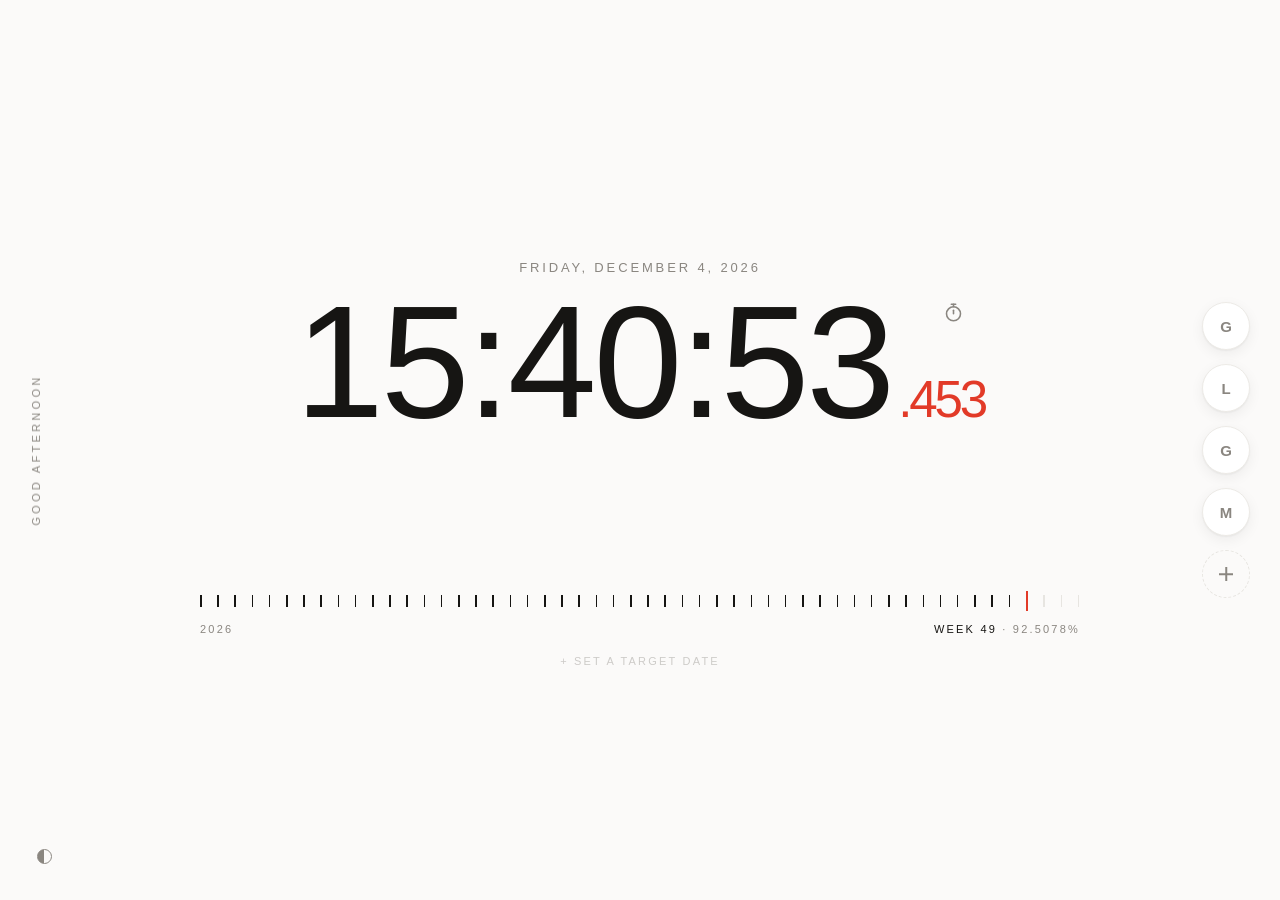
<file: index.html>
<!DOCTYPE html>
<html lang="en">
  <head>
    <meta charset="UTF-8">
    <meta name="viewport" content="width=device-width, initial-scale=1.0">
    <title>New Tab</title>
    <script src="theme.js"></script>
    <link rel="stylesheet" href="./style.css">
  </head>
  <body>
    <div class="cursor-dot" id="cursor-dot" aria-hidden="true"></div>
    <div class="cursor-ring" id="cursor-ring" aria-hidden="true"></div>

    <span class="greeting" id="greeting">Hello</span>

    <main class="stage" id="stage">
      <p class="date" id="date"></p>
      <h1 class="clock" id="clock">
        <span id="time">00:00:00</span><span class="ms" id="ms">.000</span>
      </h1>
      <div class="timer-controls" id="timer-controls" hidden>
        <div class="preset-row" id="preset-row">
          <button class="preset" data-min="15" aria-label="15 minutes">15</button>
          <button class="preset is-selected" data-min="25" aria-label="25 minutes">25</button>
          <button class="preset" data-min="45" aria-label="45 minutes">45</button>
          <button class="preset" data-min="60" aria-label="60 minutes">60</button>
        </div>
        <div class="action-row" id="action-row">
          <button class="timer-start" id="timer-start">Start</button>
          <button class="timer-cancel" id="timer-cancel">Cancel</button>
        </div>
        <button class="timer-end" id="timer-end" hidden>End</button>
      </div>
    </main>

    <button class="pusher" id="pusher" aria-label="Start a focus session" title="Start a focus session">
      <svg viewBox="0 0 24 24" fill="none" stroke="currentColor" stroke-width="1.8" stroke-linecap="round" aria-hidden="true">
        <circle cx="12" cy="13.5" r="8"></circle>
        <path d="M12 13.5V9.5"></path>
        <path d="M9.5 2.5h5"></path>
        <path d="M12 2.5v3"></path>
      </svg>
    </button>

    <div class="year" id="year" aria-label="Year progress">
      <div class="year-ticks" id="year-ticks"></div>
      <p class="year-label">
        <span id="year-num"></span>
        <span><span class="year-week" id="year-week"></span> · <span class="year-pct" id="year-pct"></span></span>
      </p>
      <button class="countdown" id="countdown" hidden></button>
      <form class="countdown-form" id="countdown-form" hidden>
        <input id="countdown-label" type="text" placeholder="Label — e.g. Launch" maxlength="24" autocomplete="off" spellcheck="false">
        <input id="countdown-date" type="date" aria-label="Target date">
        <button type="submit" class="cd-save">Save</button>
        <button type="button" class="cd-remove" id="countdown-remove" hidden>Remove</button>
      </form>
    </div>

    <div class="year session" id="session" aria-label="Focus session" hidden>
      <div class="year-ticks" id="session-ticks"></div>
      <p class="year-label">
        <span>Focus</span>
        <span class="year-week" id="session-left"></span>
      </p>
    </div>

    <div class="time-up" id="time-up" role="alert">
      <h2>Time.</h2>
      <p id="time-up-sub"></p>
    </div>

    <nav class="dock" id="dock" aria-label="Shortcuts">
      <div class="dock-list" id="dock-list"></div>
      <button class="dock-add" id="dock-add" aria-label="Add shortcut" title="Add shortcut">
        <span class="app-label">Add</span>
        <span class="chip add-chip"><span class="plus" aria-hidden="true"></span></span>
      </button>
    </nav>

    <div class="panel-backdrop" id="panel-backdrop"></div>
    <section class="panel" id="panel" role="dialog" aria-modal="true" aria-label="Add shortcut">
      <header class="panel-head">
        <h2 class="panel-title">Add shortcut</h2>
        <button class="panel-close" id="panel-close" aria-label="Close">&times;</button>
      </header>
      <input
        class="panel-search"
        id="panel-search"
        type="text"
        placeholder="Search bookmarks &amp; history, or paste a URL"
        autocomplete="off"
        spellcheck="false"
      >
      <p class="panel-notice" id="panel-notice" hidden>The dock is full — remove a shortcut first.</p>
      <div class="panel-list" id="panel-list"></div>
    </section>

    <button class="theme-toggle" id="theme-toggle" aria-label="Toggle dark mode" title="Toggle theme">
      <span class="glyph" aria-hidden="true"></span>
    </button>

    <div class="veil" id="veil" aria-hidden="true">
      <div class="launch">
        <span class="launch-dial"></span>
        <p class="launch-label">Opening <span id="launch-host"></span></p>
      </div>
    </div>

    <script src="index.js"></script>
  </body>
</html>
</file>
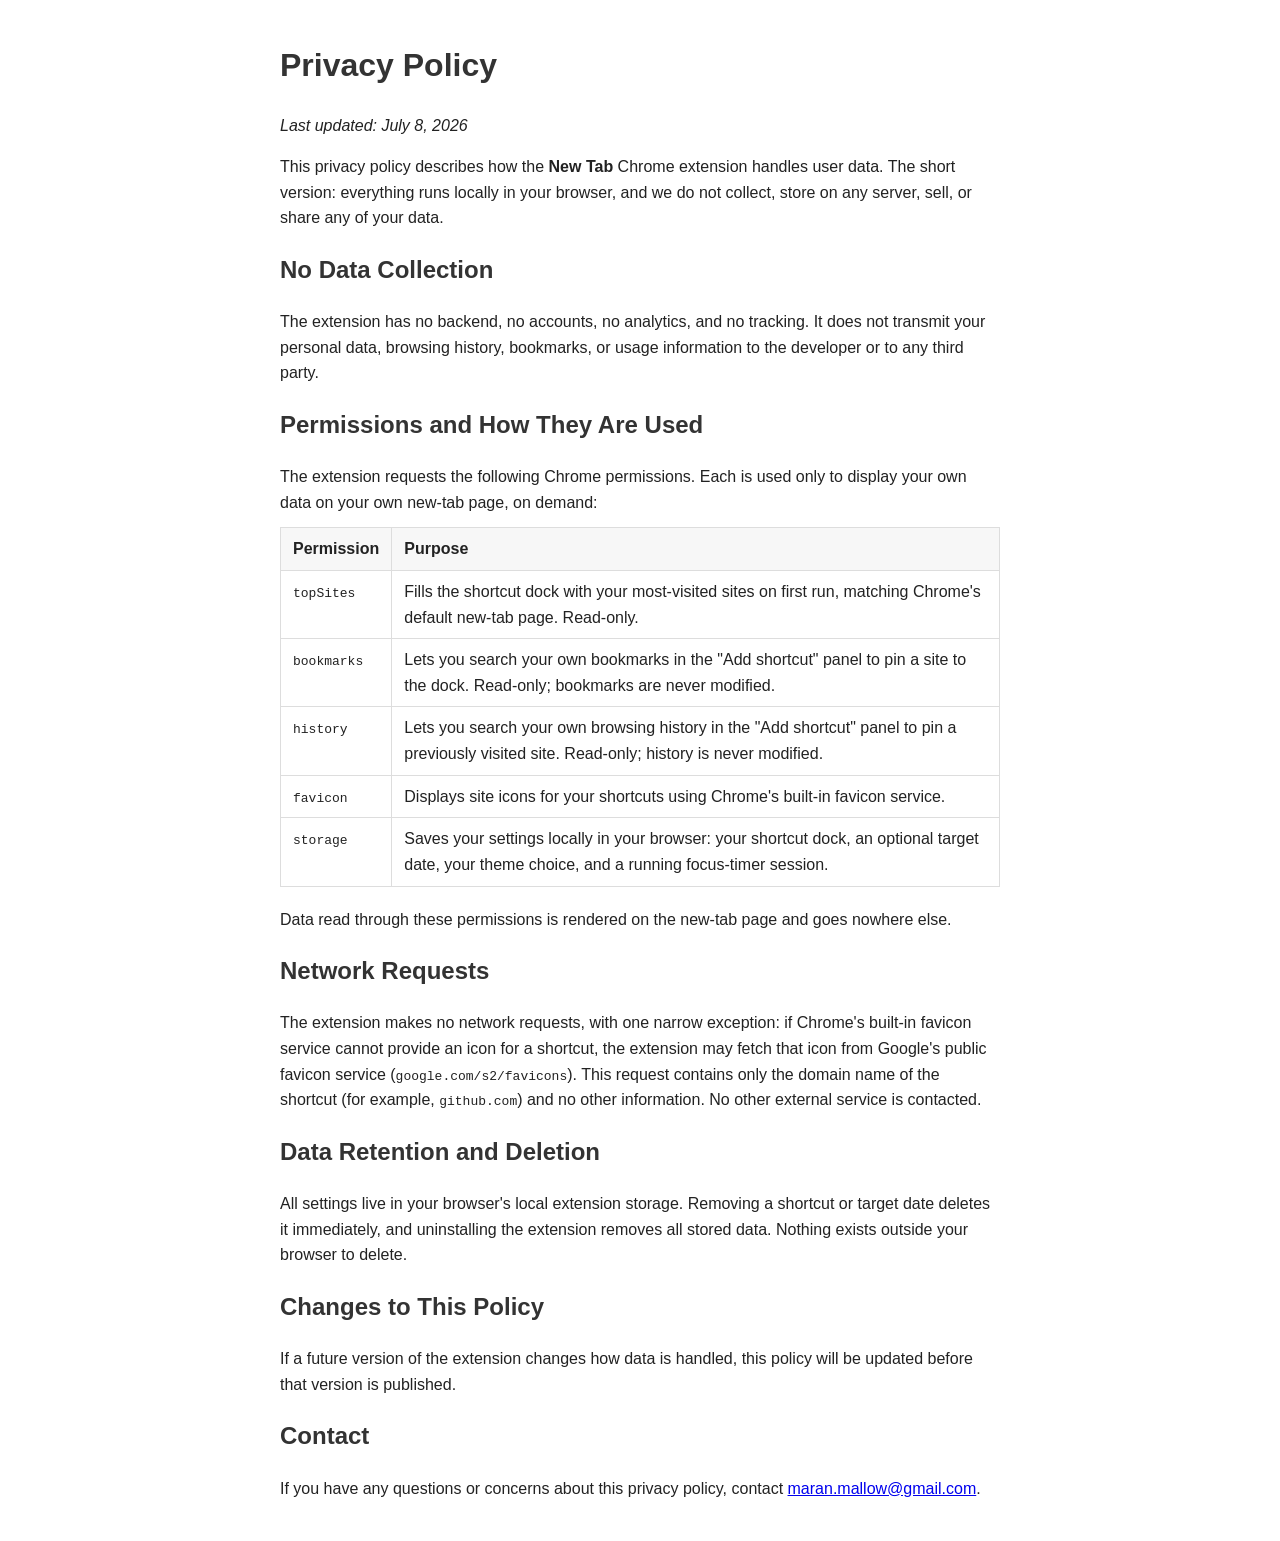
<file: privacy-policy.html>
<!DOCTYPE html>
<html lang="en">
<head>
  <meta charset="UTF-8">
  <meta name="viewport" content="width=device-width, initial-scale=1.0">
  <title>Privacy Policy - New Tab</title>
  <style>
    body {
      font-family: Arial, sans-serif;
      max-width: 720px;
      margin: 40px auto;
      padding: 0 20px;
      line-height: 1.6;
      color: #222;
    }
    h1, h2 {
      color: #333;
    }
    p, li {
      margin-bottom: 12px;
    }
    table {
      border-collapse: collapse;
      width: 100%;
      margin-bottom: 20px;
    }
    th, td {
      border: 1px solid #ddd;
      padding: 8px 12px;
      text-align: left;
      vertical-align: top;
    }
    th {
      background: #f7f7f7;
    }
  </style>
</head>
<body>
  <h1>Privacy Policy</h1>

  <p><em>Last updated: July 8, 2026</em></p>

  <p>This privacy policy describes how the <strong>New Tab</strong> Chrome extension handles user data. The short version: everything runs locally in your browser, and we do not collect, store on any server, sell, or share any of your data.</p>

  <h2>No Data Collection</h2>
  <p>The extension has no backend, no accounts, no analytics, and no tracking. It does not transmit your personal data, browsing history, bookmarks, or usage information to the developer or to any third party.</p>

  <h2>Permissions and How They Are Used</h2>
  <p>The extension requests the following Chrome permissions. Each is used only to display your own data on your own new-tab page, on demand:</p>
  <table>
    <tr><th>Permission</th><th>Purpose</th></tr>
    <tr><td><code>topSites</code></td><td>Fills the shortcut dock with your most-visited sites on first run, matching Chrome's default new-tab page. Read-only.</td></tr>
    <tr><td><code>bookmarks</code></td><td>Lets you search your own bookmarks in the "Add shortcut" panel to pin a site to the dock. Read-only; bookmarks are never modified.</td></tr>
    <tr><td><code>history</code></td><td>Lets you search your own browsing history in the "Add shortcut" panel to pin a previously visited site. Read-only; history is never modified.</td></tr>
    <tr><td><code>favicon</code></td><td>Displays site icons for your shortcuts using Chrome's built-in favicon service.</td></tr>
    <tr><td><code>storage</code></td><td>Saves your settings locally in your browser: your shortcut dock, an optional target date, your theme choice, and a running focus-timer session.</td></tr>
  </table>
  <p>Data read through these permissions is rendered on the new-tab page and goes nowhere else.</p>

  <h2>Network Requests</h2>
  <p>The extension makes no network requests, with one narrow exception: if Chrome's built-in favicon service cannot provide an icon for a shortcut, the extension may fetch that icon from Google's public favicon service (<code>google.com/s2/favicons</code>). This request contains only the domain name of the shortcut (for example, <code>github.com</code>) and no other information. No other external service is contacted.</p>

  <h2>Data Retention and Deletion</h2>
  <p>All settings live in your browser's local extension storage. Removing a shortcut or target date deletes it immediately, and uninstalling the extension removes all stored data. Nothing exists outside your browser to delete.</p>

  <h2>Changes to This Policy</h2>
  <p>If a future version of the extension changes how data is handled, this policy will be updated before that version is published.</p>

  <h2>Contact</h2>
  <p>If you have any questions or concerns about this privacy policy, contact <a href="mailto:maran.mallow@gmail.com">maran.mallow@gmail.com</a>.</p>
</body>
</html>
</file>
<file: style.css>
﻿/* ---------- Tokens ---------- */

:root {
  --paper: #FBFAF9;
  --ink: #161513;
  --muted: #8A8680;
  --line: #E7E5E1;
  --accent: #E23A28;
  --chip-bg: #FFFFFF;
  --chip-border: #ECEAE6;
  --chip-shadow: 0 1px 2px rgba(22, 21, 19, 0.05), 0 4px 14px rgba(22, 21, 19, 0.06);
  --chip-shadow-hover: 0 2px 4px rgba(22, 21, 19, 0.06), 0 10px 24px rgba(22, 21, 19, 0.12);
  --veil-bg: rgba(251, 250, 249, 0.72);
  --ease-out: cubic-bezier(0.22, 1, 0.36, 1);
}

@media (prefers-color-scheme: dark) {
  :root {
    --paper: #101011;
    --ink: #F2F1EE;
    --muted: #77746E;
    --line: #232324;
    --accent: #FF5A41;
    --chip-bg: #1D1D1F;
    --chip-border: #2C2C2E;
    --chip-shadow: 0 1px 2px rgba(0, 0, 0, 0.4), 0 4px 14px rgba(0, 0, 0, 0.35);
    --chip-shadow-hover: 0 2px 4px rgba(0, 0, 0, 0.45), 0 10px 26px rgba(0, 0, 0, 0.5);
    --veil-bg: rgba(16, 16, 17, 0.72);
  }
}

:root[data-theme="light"] {
  color-scheme: light;
  --paper: #FBFAF9;
  --ink: #161513;
  --muted: #8A8680;
  --line: #E7E5E1;
  --accent: #E23A28;
  --chip-bg: #FFFFFF;
  --chip-border: #ECEAE6;
  --chip-shadow: 0 1px 2px rgba(22, 21, 19, 0.05), 0 4px 14px rgba(22, 21, 19, 0.06);
  --chip-shadow-hover: 0 2px 4px rgba(22, 21, 19, 0.06), 0 10px 24px rgba(22, 21, 19, 0.12);
  --veil-bg: rgba(251, 250, 249, 0.72);
}

:root[data-theme="dark"] {
  color-scheme: dark;
  --paper: #101011;
  --ink: #F2F1EE;
  --muted: #77746E;
  --line: #232324;
  --accent: #FF5A41;
  --chip-bg: #1D1D1F;
  --chip-border: #2C2C2E;
  --chip-shadow: 0 1px 2px rgba(0, 0, 0, 0.4), 0 4px 14px rgba(0, 0, 0, 0.35);
  --chip-shadow-hover: 0 2px 4px rgba(0, 0, 0, 0.45), 0 10px 26px rgba(0, 0, 0, 0.5);
  --veil-bg: rgba(16, 16, 17, 0.72);
}

/* ---------- Base ---------- */

* {
  box-sizing: border-box;
}

[hidden] {
  display: none !important;
}

:root {
  color-scheme: light dark;
}

html,
body {
  height: 100%;
  margin: 0;
}

body {
  display: flex;
  justify-content: center;
  align-items: center;
  background-color: var(--paper);
  color: var(--ink);
  font-family: -apple-system, "Segoe UI", "Helvetica Neue", Arial, sans-serif;
  user-select: none;
  overflow: hidden;
  transition: background-color 0.35s ease, color 0.35s ease;
}

@media (pointer: fine) {
  body,
  body a,
  body button {
    cursor: none;
  }
}

:focus-visible {
  outline: 2px solid var(--accent);
  outline-offset: 3px;
  border-radius: 4px;
}

/* ---------- Clock ---------- */

.stage {
  text-align: center;
  /* Lift the clock lockup slightly above true center to balance the year row below. */
  position: relative;
  top: -11vh;
  transition: opacity 0.3s ease, transform 0.3s var(--ease-out);
}

.date {
  margin: 0 0 0.6em;
  font-size: 13px;
  font-weight: 500;
  letter-spacing: 0.22em;
  text-transform: uppercase;
  color: var(--muted);
  animation: rise 0.7s var(--ease-out) 0.08s both;
}

.clock {
  position: relative;
  margin: 0;
  font-size: clamp(4rem, 13vw, 10rem);
  font-weight: 200;
  letter-spacing: -0.02em;
  line-height: 1;
  font-variant-numeric: tabular-nums;
  white-space: nowrap;
  animation: rise 0.8s var(--ease-out) 0.16s both;
}

/* Chronograph pusher: the start button at the clock's "2 o'clock".
   Fixed to the viewport so it stays put when the display width changes. */
.pusher {
  position: fixed;
  left: calc(50% + min(445px, 23.2vw));
  top: calc(39vh - 56px);
  width: 34px;
  height: 34px;
  display: flex;
  align-items: center;
  justify-content: center;
  padding: 0;
  border: none;
  background: transparent;
  color: var(--muted);
  animation: fade 1s ease 0.4s both;
  transition: color 0.2s ease, transform 0.15s var(--ease-out), opacity 0.3s ease;
}

.pusher svg {
  width: 21px;
  height: 21px;
}

.pusher:hover {
  color: var(--ink);
}

.pusher:active {
  transform: translateY(2px);
}

.pusher.is-active {
  color: var(--accent);
}

.clock .ms {
  font-size: 0.32em;
  font-weight: 400;
  color: var(--accent);
  margin-left: 0.12em;
}

/* ---------- Greeting (vertical, left edge) ---------- */

.greeting {
  position: fixed;
  left: 30px;
  top: 50%;
  writing-mode: vertical-rl;
  transform: rotate(180deg) translateY(50%);
  font-size: 11px;
  font-weight: 500;
  letter-spacing: 0.3em;
  text-transform: uppercase;
  color: var(--muted);
  animation: fade 1s ease 0.5s both;
  transition: opacity 0.3s ease;
}

/* ---------- Quick-link dock ---------- */

.dock {
  position: fixed;
  right: 30px;
  top: 50%;
  transform: translateY(-50%);
  display: flex;
  flex-direction: column;
  gap: 14px;
  transition: opacity 0.3s ease, transform 0.3s var(--ease-out);
}

.dock-list {
  display: flex;
  flex-direction: column;
  gap: 14px;
}

.dock-item {
  position: relative;
  animation: rise 0.6s var(--ease-out) calc(0.34s + var(--i) * 0.07s) both;
}

.dock-item.no-anim {
  animation: none;
}

.app-link {
  position: relative;
  display: flex;
  align-items: center;
  justify-content: flex-end;
  text-decoration: none;
  color: var(--ink);
}

.chip {
  display: flex;
  align-items: center;
  justify-content: center;
  width: 48px;
  height: 48px;
  border-radius: 50%;
  background-color: var(--chip-bg);
  border: 1px solid var(--chip-border);
  box-shadow: var(--chip-shadow);
  transition: transform 0.25s var(--ease-out), box-shadow 0.25s ease;
}

.app-icon {
  width: 22px;
  height: 22px;
  display: block;
  object-fit: contain;
}

.monogram {
  font-size: 15px;
  font-weight: 600;
  color: var(--muted);
  line-height: 1;
}

.app-link:hover .chip,
.app-link:focus-visible .chip {
  transform: translateX(-5px) scale(1.08);
  box-shadow: var(--chip-shadow-hover);
}

.app-link:active .chip {
  transform: translateX(-5px) scale(0.96);
  transition-duration: 0.1s;
}

.app-label {
  position: absolute;
  right: calc(100% + 14px);
  font-size: 11px;
  font-weight: 500;
  letter-spacing: 0.18em;
  text-transform: uppercase;
  color: var(--muted);
  white-space: nowrap;
  opacity: 0;
  transform: translateX(8px);
  transition: opacity 0.25s ease, transform 0.25s var(--ease-out);
  pointer-events: none;
}

.app-link:hover .app-label,
.app-link:focus-visible .app-label,
.dock-add:hover .app-label,
.dock-add:focus-visible .app-label {
  opacity: 1;
  transform: translateX(0);
}

/* ---------- Remove button on dock items ---------- */

.remove-btn {
  position: absolute;
  top: -3px;
  right: -3px;
  width: 18px;
  height: 18px;
  display: flex;
  align-items: center;
  justify-content: center;
  padding: 0;
  border: none;
  border-radius: 50%;
  background-color: var(--ink);
  color: var(--paper);
  font-size: 12px;
  line-height: 1;
  opacity: 0;
  transform: scale(0.5);
  transition: opacity 0.2s ease, transform 0.2s var(--ease-out), background-color 0.2s ease;
  z-index: 1;
}

.dock-item:hover .remove-btn,
.remove-btn:focus-visible {
  opacity: 1;
  transform: scale(1);
}

.remove-btn:hover {
  background-color: var(--accent);
}

/* ---------- Add-shortcut button ---------- */

.dock-add {
  position: relative;
  display: flex;
  align-items: center;
  justify-content: flex-end;
  padding: 0;
  border: none;
  background: transparent;
  color: var(--muted);
  animation: rise 0.6s var(--ease-out) calc(0.34s + var(--i, 4) * 0.07s) both;
}

.add-chip {
  background-color: transparent;
  border: 1.5px dashed var(--line);
  box-shadow: none;
}

.plus {
  position: relative;
  width: 14px;
  height: 14px;
}

.plus::before,
.plus::after {
  content: "";
  position: absolute;
  top: 50%;
  left: 50%;
  background-color: currentColor;
  transition: background-color 0.2s ease;
}

.plus::before {
  width: 14px;
  height: 1.5px;
  transform: translate(-50%, -50%);
}

.plus::after {
  width: 1.5px;
  height: 14px;
  transform: translate(-50%, -50%);
}

.dock-add:hover {
  color: var(--ink);
}

.dock-add:hover .add-chip,
.dock-add:focus-visible .add-chip {
  border-color: var(--muted);
  transform: translateX(-5px) scale(1.08);
}

/* ---------- Add-shortcut panel ---------- */

.panel-backdrop {
  position: fixed;
  inset: 0;
  background-color: var(--veil-bg);
  backdrop-filter: blur(4px);
  opacity: 0;
  pointer-events: none;
  transition: opacity 0.25s ease;
  z-index: 1100;
}

.panel {
  position: fixed;
  right: 96px;
  top: 50%;
  width: 340px;
  max-height: 70vh;
  display: flex;
  flex-direction: column;
  background-color: var(--paper);
  border: 1px solid var(--line);
  border-radius: 16px;
  box-shadow: var(--chip-shadow-hover);
  opacity: 0;
  transform: translateY(-50%) translateX(12px);
  pointer-events: none;
  transition: opacity 0.25s ease, transform 0.3s var(--ease-out);
  z-index: 1200;
}

body.panel-open .panel-backdrop {
  opacity: 1;
  pointer-events: auto;
}

body.panel-open .panel {
  opacity: 1;
  transform: translateY(-50%) translateX(0);
  pointer-events: auto;
}

.panel-head {
  display: flex;
  align-items: center;
  justify-content: space-between;
  padding: 16px 18px 10px;
}

.panel-title {
  margin: 0;
  font-size: 11px;
  font-weight: 500;
  letter-spacing: 0.22em;
  text-transform: uppercase;
  color: var(--muted);
}

.panel-close {
  display: flex;
  align-items: center;
  justify-content: center;
  width: 26px;
  height: 26px;
  padding: 0;
  border: none;
  border-radius: 50%;
  background: transparent;
  color: var(--muted);
  font-size: 17px;
  line-height: 1;
  transition: color 0.2s ease, background-color 0.2s ease;
}

.panel-close:hover {
  color: var(--ink);
  background-color: var(--line);
}

.panel-search {
  margin: 0 18px 6px;
  padding: 10px 0;
  border: none;
  border-bottom: 1px solid var(--line);
  background: transparent;
  color: var(--ink);
  font-family: inherit;
  font-size: 13.5px;
  outline: none;
  transition: border-color 0.25s ease;
}

.panel-search::placeholder {
  color: var(--muted);
  opacity: 0.75;
}

.panel-search:focus {
  border-bottom-color: var(--accent);
}

.panel-notice {
  margin: 8px 18px 0;
  font-size: 12px;
  color: var(--accent);
}

.panel-list {
  overflow-y: auto;
  padding: 10px 8px 12px;
  scrollbar-width: thin;
  scrollbar-color: var(--line) transparent;
}

.panel-section-label {
  margin: 12px 10px 6px;
  font-size: 10px;
  font-weight: 500;
  letter-spacing: 0.22em;
  text-transform: uppercase;
  color: var(--muted);
}

.panel-section-label:first-child {
  margin-top: 2px;
}

.panel-row {
  display: flex;
  align-items: center;
  gap: 10px;
  width: 100%;
  padding: 8px 10px;
  border: none;
  border-radius: 10px;
  background: transparent;
  color: var(--ink);
  font-family: inherit;
  text-align: left;
  transition: background-color 0.15s ease;
}

.panel-row:hover:not(:disabled) {
  background-color: color-mix(in srgb, var(--line) 55%, transparent);
}

.panel-row:disabled {
  opacity: 0.45;
}

.row-icon {
  flex: none;
  width: 26px;
  height: 26px;
  display: flex;
  align-items: center;
  justify-content: center;
  border-radius: 50%;
  background-color: var(--chip-bg);
  border: 1px solid var(--chip-border);
}

.row-icon img {
  width: 14px;
  height: 14px;
  display: block;
  object-fit: contain;
}

.row-icon .monogram {
  font-size: 11px;
}

.row-text {
  min-width: 0;
  flex: 1;
}

.row-title {
  display: block;
  font-size: 13px;
  white-space: nowrap;
  overflow: hidden;
  text-overflow: ellipsis;
}

.row-host {
  display: block;
  font-size: 11px;
  color: var(--muted);
  white-space: nowrap;
  overflow: hidden;
  text-overflow: ellipsis;
}

.row-state {
  flex: none;
  font-size: 10px;
  font-weight: 500;
  letter-spacing: 0.18em;
  text-transform: uppercase;
  color: var(--muted);
}

.row-state.is-added {
  color: var(--accent);
}

.panel-empty {
  margin: 14px 10px;
  font-size: 12.5px;
  color: var(--muted);
}

/* ---------- Year progress ---------- */

.year {
  /* Centered in the band between the clock (vertical center) and the bottom edge. */
  position: fixed;
  left: 50%;
  top: 70%;
  transform: translate(-50%, -50%);
  width: min(880px, 78vw);
  animation: year-rise 0.8s var(--ease-out) 0.26s both;
  transition: opacity 0.3s ease;
}

@keyframes year-rise {
  from {
    opacity: 0;
    transform: translate(-50%, calc(-50% + 16px));
  }
  to {
    opacity: 1;
    transform: translate(-50%, -50%);
  }
}

.year-ticks {
  display: flex;
  justify-content: space-between;
  align-items: center;
  height: 20px;
}

.year-ticks .tick {
  position: relative;
  width: 1.5px;
  height: 12px;
  background-color: var(--line);
  animation: tick-in 0.5s var(--ease-out) calc(0.5s + var(--i) * 0.012s) both;
}

/* Target-date marker: an index on the bezel */
.year-ticks .tick.target {
  width: 2px;
  height: 20px;
  background-color: var(--ink);
}

.year-ticks .tick.target::after {
  content: "";
  position: absolute;
  top: -8px;
  left: 50%;
  transform: translateX(-50%);
  width: 4px;
  height: 4px;
  border-radius: 50%;
  background-color: var(--ink);
}

.year-ticks .tick.past {
  background-color: var(--ink);
}

.year-ticks .tick.cur {
  width: 2px;
  height: 20px;
  background-color: var(--accent);
  animation:
    tick-in 0.5s var(--ease-out) calc(0.5s + var(--i) * 0.012s) both,
    tick-pulse 1.8s ease-in-out 1.6s infinite;
}

.year-label {
  display: flex;
  justify-content: space-between;
  margin: 12px 0 0;
  font-size: 11px;
  font-weight: 500;
  letter-spacing: 0.2em;
  text-transform: uppercase;
  color: var(--muted);
  font-variant-numeric: tabular-nums;
}

.year-label .year-week {
  color: var(--ink);
}

@keyframes tick-in {
  from {
    opacity: 0;
    transform: translateY(6px);
  }
}

@keyframes tick-pulse {
  0%, 100% { opacity: 1; }
  50% { opacity: 0.4; }
}

/* ---------- Focus timer ---------- */

/* Control block to the right of the numerals, centered on their midline */
.timer-controls {
  position: fixed;
  left: calc(50% + min(240px, 18.5vw));
  top: 39vh;
  transform: translateY(-50%);
  display: flex;
  flex-direction: column;
  align-items: center;
  gap: 16px;
  animation: controls-rise 0.5s var(--ease-out) both;
}

@keyframes controls-rise {
  from {
    opacity: 0;
    transform: translateY(calc(-50% + 14px));
  }
  to {
    opacity: 1;
    transform: translateY(-50%);
  }
}

.preset,
.timer-start,
.timer-end,
.timer-cancel,
.cd-save,
.cd-remove {
  padding: 4px 2px;
  border: none;
  background: transparent;
  font-family: inherit;
  font-size: 11px;
  font-weight: 500;
  letter-spacing: 0.2em;
  text-transform: uppercase;
  color: var(--muted);
  border-bottom: 1.5px solid transparent;
  transition: color 0.2s ease, border-color 0.2s ease;
}

.preset:hover,
.timer-end:hover,
.timer-cancel:hover,
.cd-remove:hover {
  color: var(--ink);
}

.preset.is-selected {
  color: var(--ink);
  border-bottom-color: var(--accent);
}

.timer-start,
.cd-save {
  color: var(--accent);
}

.timer-start:hover,
.cd-save:hover {
  color: var(--ink);
}

.preset-row {
  display: flex;
  align-items: center;
  gap: 16px;
}

.action-row {
  display: flex;
  align-items: center;
  gap: 20px;
}

.time-up {
  position: fixed;
  inset: 0;
  z-index: 1300;
  display: flex;
  flex-direction: column;
  align-items: center;
  justify-content: center;
  gap: 16px;
  background-color: var(--veil-bg);
  backdrop-filter: blur(10px);
  opacity: 0;
  pointer-events: none;
  transition: opacity 0.35s ease;
}

body.timer-done .time-up {
  opacity: 1;
  pointer-events: auto;
}

.time-up h2 {
  margin: 0;
  font-size: clamp(3rem, 9vw, 7rem);
  font-weight: 200;
  letter-spacing: -0.02em;
  color: var(--accent);
}

.time-up p {
  margin: 0;
  font-size: 11px;
  font-weight: 500;
  letter-spacing: 0.22em;
  text-transform: uppercase;
  color: var(--muted);
}

/* ---------- Target-date countdown ---------- */

.countdown {
  display: block;
  margin: 18px auto 0;
  padding: 2px 4px;
  border: none;
  background: transparent;
  font-family: inherit;
  font-size: 11px;
  font-weight: 500;
  letter-spacing: 0.2em;
  text-transform: uppercase;
  color: var(--muted);
  font-variant-numeric: tabular-nums;
  transition: color 0.2s ease, opacity 0.2s ease;
}

.countdown b {
  font-weight: 500;
  color: var(--ink);
}

.countdown.ghost {
  opacity: 0.4;
}

.countdown:hover {
  color: var(--ink);
  opacity: 1;
}

.countdown-form {
  display: flex;
  justify-content: center;
  align-items: center;
  gap: 16px;
  margin-top: 16px;
}

.countdown-form input {
  border: none;
  border-bottom: 1px solid var(--line);
  background: transparent;
  font-family: inherit;
  font-size: 12.5px;
  color: var(--ink);
  padding: 4px 0;
  outline: none;
  transition: border-color 0.25s ease;
}

.countdown-form input::placeholder {
  color: var(--muted);
  opacity: 0.75;
}

.countdown-form input:focus {
  border-bottom-color: var(--accent);
}

/* ---------- Theme toggle ---------- */

.theme-toggle {
  position: fixed;
  left: 24px;
  bottom: 24px;
  width: 40px;
  height: 40px;
  display: flex;
  align-items: center;
  justify-content: center;
  padding: 0;
  border: none;
  border-radius: 50%;
  background: transparent;
  color: var(--muted);
  animation: fade 1s ease 0.7s both;
  transition: color 0.25s ease, opacity 0.3s ease;
}

.theme-toggle .glyph {
  width: 15px;
  height: 15px;
  border-radius: 50%;
  border: 1.5px solid currentColor;
  background: linear-gradient(90deg, currentColor 0 50%, transparent 50%);
  transition: transform 0.5s var(--ease-out);
}

.theme-toggle:hover {
  color: var(--ink);
}

.theme-toggle:hover .glyph {
  transform: rotate(180deg);
}

/* ---------- Custom cursor ---------- */

.cursor-dot,
.cursor-ring {
  position: fixed;
  top: 0;
  left: 0;
  border-radius: 50%;
  pointer-events: none;
  z-index: 9999;
  opacity: 0;
  transition: opacity 0.3s ease;
}

.cursor-dot {
  width: 6px;
  height: 6px;
  margin: -3px 0 0 -3px;
  background-color: var(--ink);
}

.cursor-ring {
  width: 32px;
  height: 32px;
  margin: -16px 0 0 -16px;
  border: 1.5px solid var(--muted);
  scale: 1;
  transition: opacity 0.3s ease, scale 0.3s var(--ease-out), border-color 0.25s ease;
}

body.cursor-active .cursor-dot,
body.cursor-active .cursor-ring {
  opacity: 1;
}

body.cursor-hover .cursor-ring {
  scale: 1.5;
  border-color: var(--accent);
}

@media (pointer: coarse) {
  .cursor-dot,
  .cursor-ring {
    display: none;
  }
}

/* ---------- Launch transition ---------- */

.veil {
  position: fixed;
  inset: 0;
  display: flex;
  align-items: center;
  justify-content: center;
  background-color: var(--veil-bg);
  backdrop-filter: blur(6px);
  opacity: 0;
  pointer-events: none;
  transition: opacity 0.25s ease;
  z-index: 999;
}

.launch {
  display: flex;
  flex-direction: column;
  align-items: center;
  gap: 20px;
  transform: translateY(8px);
  transition: transform 0.35s var(--ease-out);
}

body.leaving .launch {
  transform: translateY(0);
}

.launch-dial {
  position: relative;
  width: 40px;
  height: 40px;
}

.launch-dial::before,
.launch-dial::after {
  content: "";
  position: absolute;
  inset: 0;
  border-radius: 50%;
  border: 1.5px solid var(--line);
}

.launch-dial::after {
  border-color: transparent;
  border-top-color: var(--accent);
}

body.leaving .launch-dial::after {
  animation: spin 0.9s linear infinite;
}

.launch-label {
  margin: 0;
  font-size: 11px;
  font-weight: 500;
  letter-spacing: 0.22em;
  text-transform: uppercase;
  color: var(--muted);
}

#launch-host {
  color: var(--ink);
}

body.leaving .veil {
  opacity: 1;
}

body.leaving .stage,
body.leaving .dock {
  opacity: 0;
  transform: translateY(-10px);
}

body.leaving .dock {
  transform: translateY(-50%) translateX(10px);
}

body.leaving .greeting,
body.leaving .theme-toggle,
body.leaving .pusher,
body.leaving .year {
  /* Drop the filled entrance animation so its opacity:1 stops overriding this fade-out. */
  animation: none;
  opacity: 0;
}

/* ---------- Keyframes ---------- */

@keyframes rise {
  from {
    opacity: 0;
    transform: translateY(16px);
  }
  to {
    opacity: 1;
    transform: translateY(0);
  }
}

@keyframes fade {
  from { opacity: 0; }
  to { opacity: 1; }
}

@keyframes spin {
  to { transform: rotate(360deg); }
}

/* ---------- Reduced motion ---------- */

@media (prefers-reduced-motion: reduce) {
  .date,
  .clock,
  .greeting,
  .dock-item,
  .dock-add,
  .year,
  .year-ticks .tick,
  .pusher,
  .timer-controls,
  .theme-toggle {
    animation: none;
  }

  .stage,
  .dock,
  .chip,
  .app-label,
  .cursor-ring,
  .remove-btn,
  .panel,
  .panel-backdrop,
  .launch,
  .theme-toggle .glyph {
    transition: none;
  }

  body.leaving .launch-dial::after {
    animation: none;
  }
}
</file>
